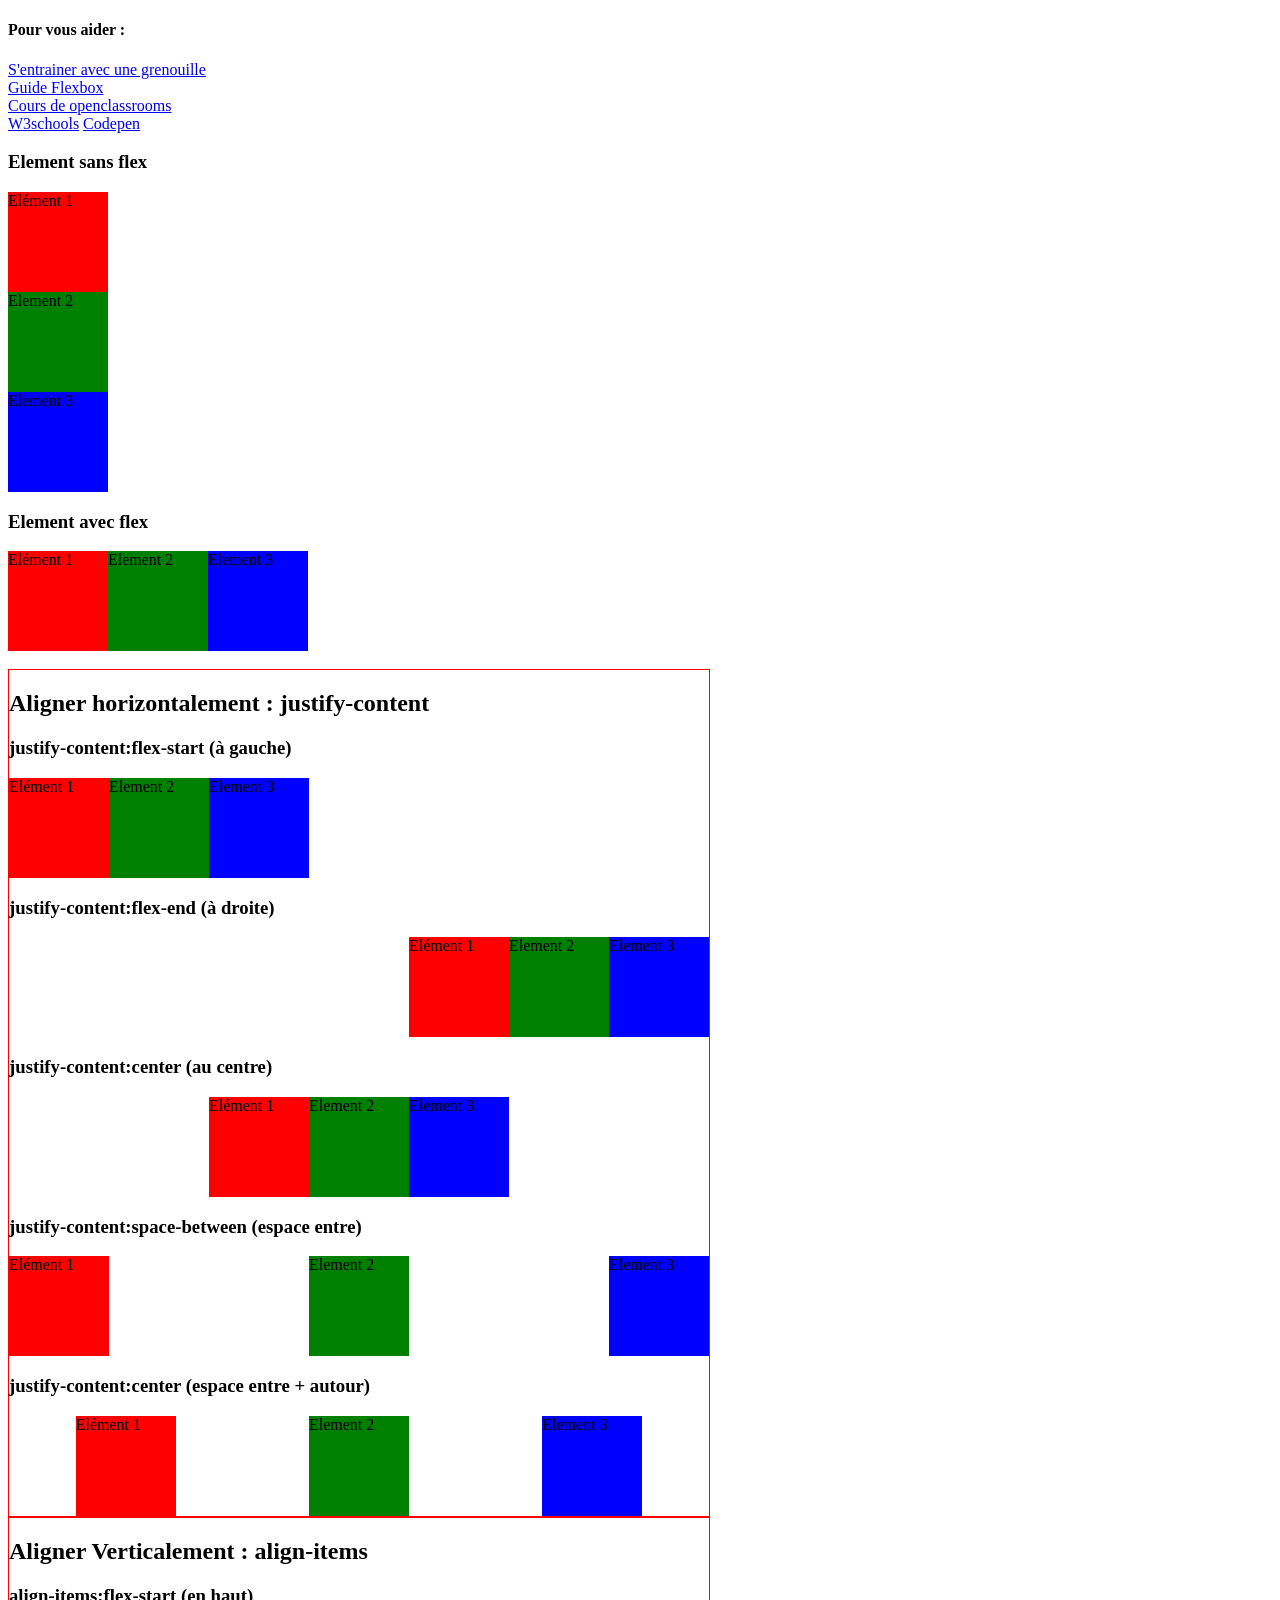
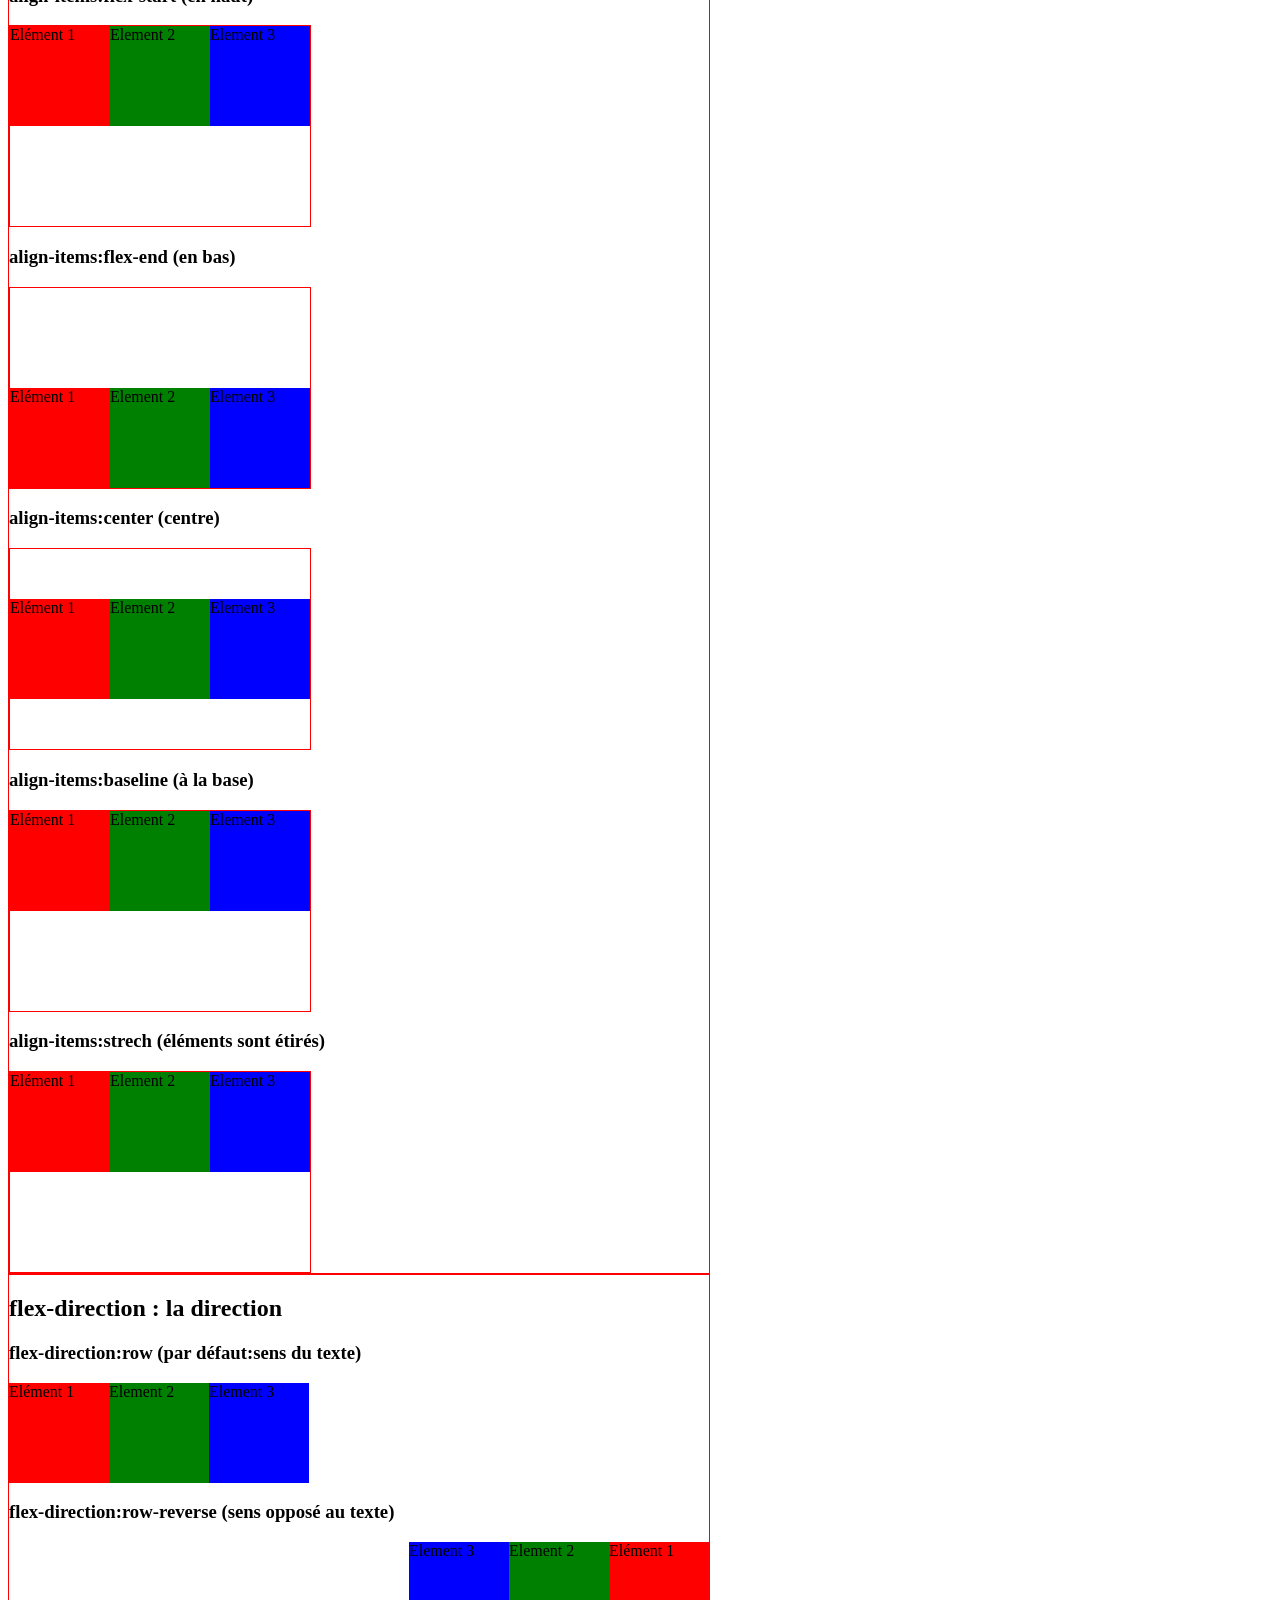
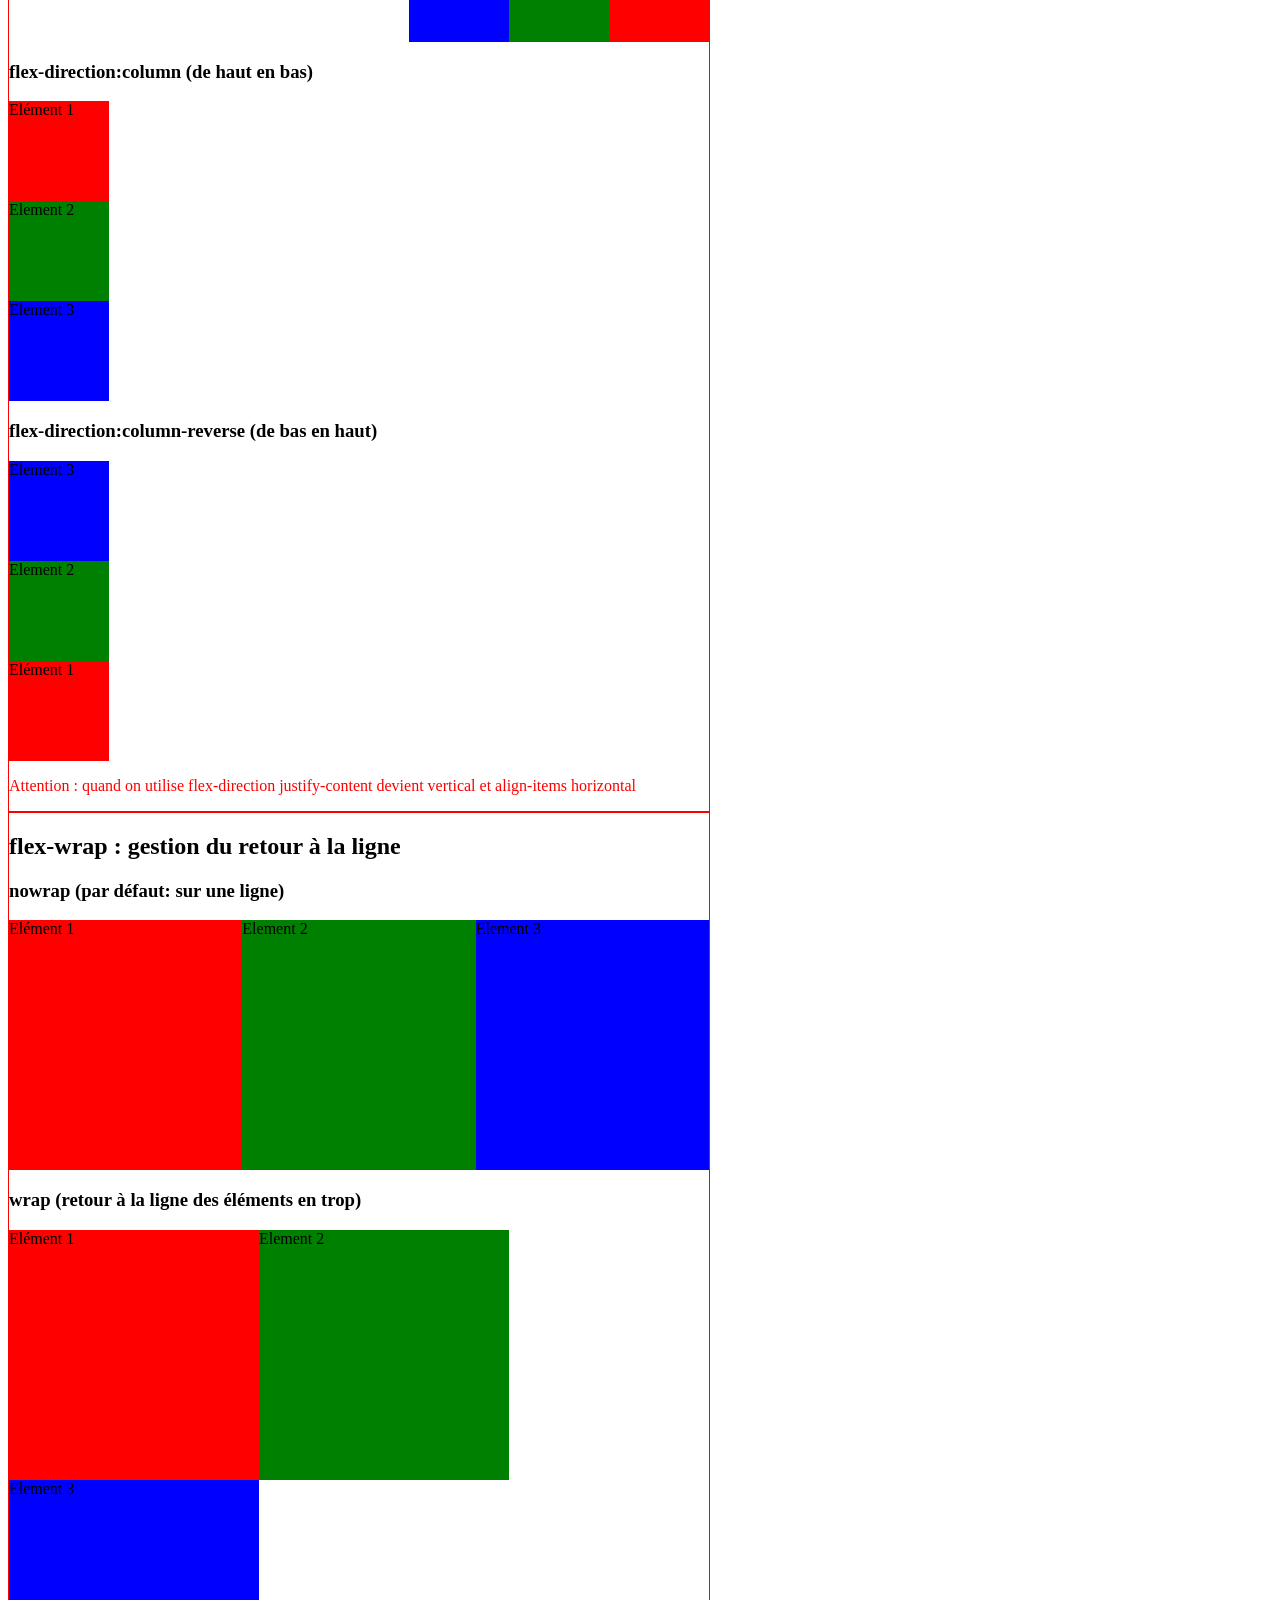
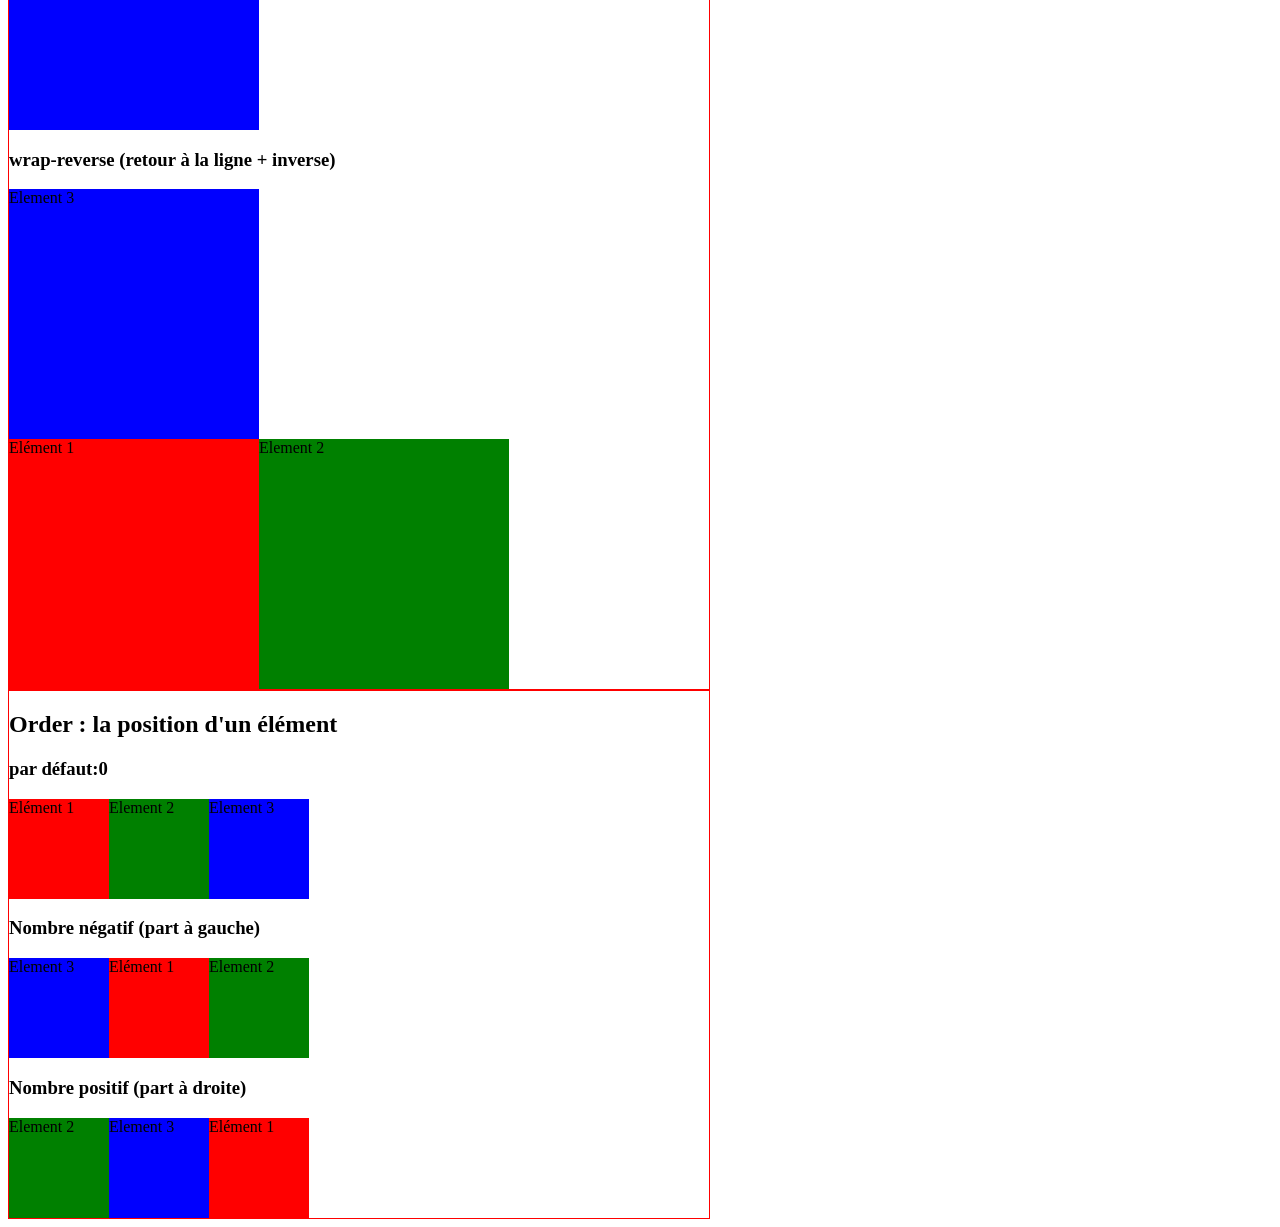
<file: flexbox/index.html>
<!DOCTYPE html>
<html lang="en">
<head>
  <meta charset="UTF-8">
  <meta name="viewport" content="width=device-width, initial-scale=1.0">
  <meta http-equiv="X-UA-Compatible" content="ie=edge">
  <title>Mise en page avec Flexbox</title>
  <link rel="stylesheet" href="style.css">
</head>
<body>

<h4>Pour vous aider :</h4>
<a href="http://flexboxfroggy.com/">S'entrainer avec une grenouille</a><br/>
<a href="https://css-tricks.com/snippets/css/a-guide-to-flexbox/">Guide Flexbox</a><br/>
<a href="https://openclassrooms.com/courses/apprenez-a-creer-votre-site-web-avec-html5-et-css3/la-mise-en-page-avec-flexbox">Cours de openclassrooms</a><br/>
<a href="https://www.w3schools.com/css/css3_flexbox.asp">W3schools</a>
<a href="https://codepen.io/enxaneta/pen/adLPwv?q=flexbox&limit=all&type=type-pens">Codepen</a>

<section id="intro">
  <h3>Element sans flex</h3>
  <div>
    <div class="element rouge">Elément 1</div>
    <div class="element vert">Element 2</div>
    <div class="element bleu">Element 3</div>
  </div>

  <h3>Element avec flex</h3>
  <div id="container">
    <div class="element rouge">Elément 1</div>
    <div class="element vert">Element 2</div>
    <div class="element bleu">Element 3</div>
  </div>
</section>
<br/>

  <!-- ------------------------------------------------- -->
  <section class="section">
    <h2>Aligner horizontalement : justify-content</h2>

    <h3>justify-content:flex-start (à gauche)</h3>
    <div id="justifyContentflexStart">
      <div class="element rouge">Elément 1</div>
      <div class="element vert">Element 2</div>
      <div class="element bleu">Element 3</div>
    </div>

    <h3>justify-content:flex-end (à droite)</h3>
    <div id="justifyContentFlexEnd">
      <div class="element rouge">Elément 1</div>
      <div class="element vert">Element 2</div>
      <div class="element bleu">Element 3</div>
    </div>

    <h3>justify-content:center (au centre)</h3>
    <div id="justifyContentflexCenter">
      <div class="element rouge">Elément 1</div>
      <div class="element vert">Element 2</div>
      <div class="element bleu">Element 3</div>
    </div>


    <h3>justify-content:space-between (espace entre)</h3>
    <div id="justifyContentSpaceBetween">
      <div class="element rouge">Elément 1</div>
      <div class="element vert">Element 2</div>
      <div class="element bleu">Element 3</div>
    </div>

    <h3>justify-content:center (espace entre + autour)</h3>
    <div id="justifyContentSpaceAround">
      <div class="element rouge">Elément 1</div>
      <div class="element vert">Element 2</div>
      <div class="element bleu">Element 3</div>
    </div>
  </section>



  <!-- Align items------------------------------------------------------------>
  <section class="section">
    <h2>Aligner Verticalement : align-items</h2>

    <h3>align-items:flex-start (en haut)</h3>
    <div id="alignItemsflexStart">
      <div class="element rouge">Elément 1</div>
      <div class="element vert">Element 2</div>
      <div class="element bleu">Element 3</div>
    </div>

    <h3>align-items:flex-end (en bas)</h3>
    <div id="alignItemsFlexEnd">
      <div class="element rouge">Elément 1</div>
      <div class="element vert">Element 2</div>
      <div class="element bleu">Element 3</div>
    </div>

    <h3>align-items:center (centre)</h3>
    <div id="alignItemsflexCenter">
      <div class="element rouge">Elément 1</div>
      <div class="element vert">Element 2</div>
      <div class="element bleu">Element 3</div>
    </div>


    <h3>align-items:baseline (à la base)</h3>
    <div id="alignItemsBaseline">
      <div class="element rouge">Elément 1</div>
      <div class="element vert">Element 2</div>
      <div class="element bleu">Element 3</div>
    </div>

    <h3>align-items:strech (éléments sont étirés)</h3>
    <div id="alignItemsStretch">
      <div class="element rouge">Elément 1</div>
      <div class="element vert">Element 2</div>
      <div class="element bleu">Element 3</div>
    </div>
  </section>

<!-- Flex-direction ..................................................-->

  <section class="section">
    <h2>flex-direction : la direction</h2>

    <h3>flex-direction:row (par défaut:sens du texte)</h3>
    <div id="flexDirectionRow">
      <div class="element rouge">Elément 1</div>
      <div class="element vert">Element 2</div>
      <div class="element bleu">Element 3</div>
    </div>

    <h3>flex-direction:row-reverse (sens opposé au texte)</h3>
    <div id="flexDirectionRowReverse">
      <div class="element rouge">Elément 1</div>
      <div class="element vert">Element 2</div>
      <div class="element bleu">Element 3</div>
    </div>

    <h3>flex-direction:column (de haut en bas)</h3>
    <div id="flexDirectionColumn">
      <div class="element rouge">Elément 1</div>
      <div class="element vert">Element 2</div>
      <div class="element bleu">Element 3</div>
    </div>


    <h3>flex-direction:column-reverse (de bas en haut)</h3>
    <div id="flexDirectionColumnReverse">
      <div class="element rouge">Elément 1</div>
      <div class="element vert">Element 2</div>
      <div class="element bleu">Element 3</div>
    </div>

    <p id="rouge">Attention : quand on utilise flex-direction justify-content devient vertical et align-items horizontal</p>

  </section>

<!-- flex-wrap ............................................................-->
<section class="section">
  <h2>flex-wrap : gestion du retour à la ligne</h2>

  <h3>nowrap (par défaut: sur une ligne)</h3>
  <div id="flexWrapNoWrap">
    <div class="elementWrap rouge">Elément 1</div>
    <div class="elementWrap vert">Element 2</div>
    <div class="elementWrap bleu">Element 3</div>
  </div>

  <h3>wrap (retour à la ligne des éléments en trop)</h3>
  <div id="flexWrapWrap">
    <div class="elementWrap rouge">Elément 1</div>
    <div class="elementWrap vert">Element 2</div>
    <div class="elementWrap bleu">Element 3</div>
  </div>

  <h3>wrap-reverse (retour à la ligne + inverse)</h3>
  <div id="flexWrapWrapReverse">
    <div class="elementWrap rouge">Elément 1</div>
    <div class="elementWrap vert">Element 2</div>
    <div class="elementWrap bleu">Element 3</div>
  </div>

</section>



<!-- Order .............................................................-->

<section class="section">
  <h2>Order : la position d'un élément</h2>

  <h3>par défaut:0</h3>
  <div class="order">
    <div class="element rouge">Elément 1</div>
    <div class="element vert">Element 2</div>
    <div class="element bleu">Element 3</div>
  </div>

  <h3>Nombre négatif (part à gauche)</h3>
  <div class="order">
    <div class="element rouge">Elément 1</div>
    <div class="element vert">Element 2</div>
    <div class="element bleu" id="orderNegatif">Element 3</div>
  </div>

  <h3>Nombre positif (part à droite)</h3>
  <div class="order">
    <div class="element rouge" id="orderPositif">Elément 1</div>
    <div class="element vert">Element 2</div>
    <div class="element bleu">Element 3</div>
  </div>

</section>



</body>
</html>
</file>
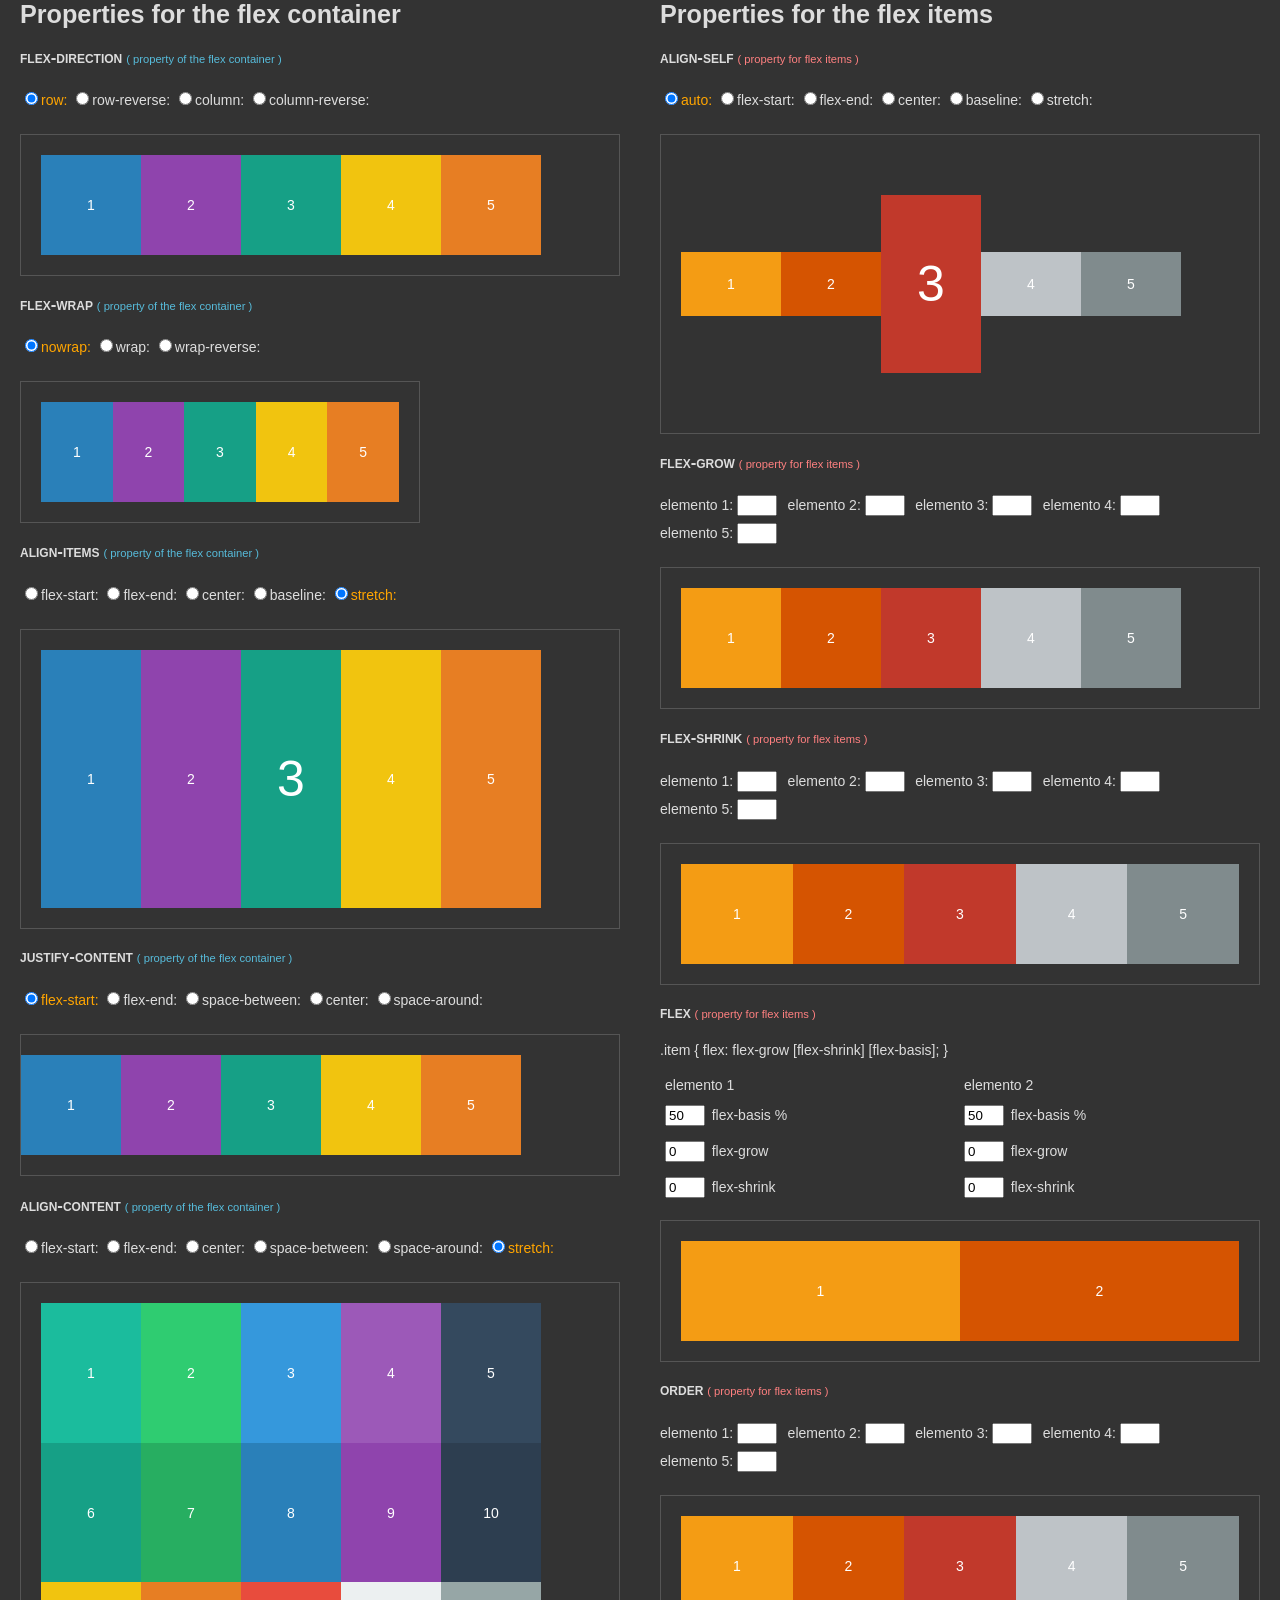
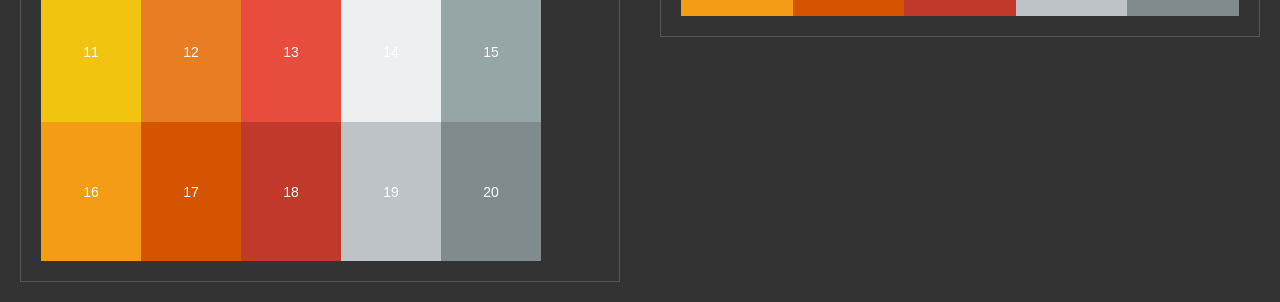
<file: flexbox/flexbox-playground/index.html>
<!DOCTYPE html>
<html >
<head>
  <meta charset="UTF-8">
  <title>Flexbox playground</title>
  
  
  
      <link rel="stylesheet" href="css/style.css">

  
</head>

<body>
  <div class="principal">
<h2>Properties for the flex container</h2>
<div class="control">
<h4><a href="http://w3.unpocodetodo.info/css3/flex-direction.php">flex-direction</a> <small>( property of the flex container  )</small></h4><!--flex-direction: row | row-reverse | column | column-reverse;-->
<div class="radio">
<input name="flex-direction" type="radio"  class="flex-direction" id="R11" value="row" checked><label for="R11">row:</label>
<input name="flex-direction"  type="radio" class="flex-direction" id="R12" value="row-reverse"><label for="R12">row-reverse:</label>
<input name="flex-direction"  type="radio" class="flex-direction" id="R13" value="column"><label for="R13">column:</label>
<input name="flex-direction"  type="radio" class="flex-direction" id="R14" value="column-reverse"><label for="R14">column-reverse:</label>
</div></div>
<div class="flex-container" id="direction">
<div class="item" data-color="2a80b9"><p>1</p></div>
<div class="item" data-color="8f44ad"><p>2</p></div>
<div class="item" data-color="16a086"><p>3</p></div>
<div class="item" data-color="f1c40f"><p>4</p></div>
<div class="item" data-color="e77e23"><p>5</p></div>
</div>

<div class="control">
<h4><a href="http://w3.unpocodetodo.info/css3/flex-wrap.php">flex-wrap</a> <small>( property of the flex container  )</small></h4><!--nowrap | wrap | wrap-reverse;-->
<div class="radio">
<input name="flex-wrap" type="radio"  class="flex-wrap" id="R21" value="nowrap" checked><label for="R21">nowrap:</label>
<input name="flex-wrap" type="radio"  class="flex-wrap" id="R22" value="wrap"><label for="R22">wrap:</label>
<input name="flex-wrap" type="radio"  class="flex-wrap" id="R23" value="wrap-reverse"><label for="R23">wrap-reverse:</label>
</div></div>
<div class="flex-container" id="wrap">
<div class="item" data-color="2a80b9"><p>1</p></div>
<div class="item" data-color="8f44ad"><p>2</p></div>
<div class="item" data-color="16a086"><p>3</p></div>
<div class="item" data-color="f1c40f"><p>4</p></div>
<div class="item" data-color="e77e23"><p>5</p></div>
</div>

<div class="control">
<h4><a href="http://w3.unpocodetodo.info/css3/flex-align-items.php">align-items</a> <small>( property of the flex container  )</small></h4><!-- flex-start | flex-end | center | baseline | stretch;-->
<div class="radio">
<input name="flex-align-items" type="radio"  class="flex-align-items" id="R31" value="align-items-start" ><label for="R31">flex-start:</label>
<input name="flex-align-items" type="radio"  class="flex-align-items" id="R32" value="align-items-end"><label for="R32">flex-end:</label>
<input name="flex-align-items" type="radio"  class="flex-align-items" id="R33" value="align-items-center"><label for="R33">center:</label>
<input name="flex-align-items" type="radio"  class="flex-align-items" id="R34" value="align-items-baseline"><label for="R34">baseline:</label>
<input name="flex-align-items" type="radio"  class="flex-align-items" id="R35" value="align-items-stretch" checked><label for="R35">stretch:</label>
</div></div>
<div class="flex-container" id="align">
<div class="item" data-color="2a80b9"><p>1</p></div>
<div class="item" data-color="8f44ad"><p>2</p></div>
<div class="item" data-color="16a086"><p style="font-size:50px;">3</p></div>
<div class="item" data-color="f1c40f"><p>4</p></div>
<div class="item" data-color="e77e23"><p>5</p></div>
</div>


<div class="control">
<h4><a href="http://w3.unpocodetodo.info/css3/flex-justify-content.php">justify-content</a> <small>( property of the flex container )</small></h4> <!--justify-content: flex-start | flex-end | center | space-between | space-around; -->
<div class="radio">
<input name="justify-content" type="radio"  class="justify-content" id="R41" value="justify-start" checked ><label for="R41">flex-start:</label>
<input name="justify-content" type="radio"  class="justify-content" id="R42" value="justify-end" ><label for="R42">flex-end:</label>
<input name="justify-content" type="radio"  class="justify-content" id="R43" value="justify-space-between" ><label for="R43">space-between:</label>
<input name="justify-content" type="radio"  class="justify-content" id="R44" value="justify-center" ><label for="R44">center:</label>
<input name="justify-content" type="radio"  class="justify-content" id="R45" value="justify-space-around" ><label for="R45">space-around:</label>
</div></div>
<div class="flex-container" id="justify">
<div class="item" data-color="2a80b9"><p>1</p></div>
<div class="item" data-color="8f44ad"><p>2</p></div>
<div class="item" data-color="16a086"><p>3</p></div>
<div class="item" data-color="f1c40f"><p>4</p></div>
<div class="item" data-color="e77e23"><p>5</p></div>

</div>

<!--<p>En <strong>Google Chrome</strong> y <strong>Opera</strong>: problemas al cambiar dinamicamente entre <code>justify-content:space-between</code> y <code>justify-content:space-around</code> </p>-->


<div class="control">
<h4><a href="http://w3.unpocodetodo.info/css3/flex-align-content.php">align-content</a> <small>( property of the flex container  )</small></h4> <!--justify-content: flex-start | flex-end | center | space-between | space-around; -->
<div class="radio">
<input name="align-content" type="radio"  class="align-content" id="R51" value="align-content-start" ><label for="R51">flex-start:</label>
<input name="align-content" type="radio"  class="align-content" id="R52" value="align-content-end" ><label for="R52">flex-end:</label>
<input name="align-content" type="radio"  class="align-content" id="R53" value="align-content-center" ><label for="R53">center:</label>
<input name="align-content" type="radio"  class="align-content" id="R54" value="align-content-space-between" ><label for="R54">space-between:</label>
<input name="align-content" type="radio"  class="align-content" id="R55" value="align-content-space-around" ><label for="R55">space-around:</label>
<input name="align-content" type="radio"  class="align-content" id="R56" value="align-content-stretch"  checked><label for="R56">stretch:</label>
</div></div>
<div class="flex-container" id="alignContent">

<div class="item" data-color="1bbc9d"><p>1</p></div>
<div class="item" data-color="2fcc71"><p>2</p></div>
<div class="item" data-color="3598dc"><p>3</p></div>
<div class="item" data-color="9c59b8"><p>4</p></div>
<div class="item" data-color="34495e"><p>5</p></div>
<div class="item" data-color="16a086"><p>6</p></div>
<div class="item" data-color="27ae61"><p>7</p></div>
<div class="item" data-color="2a80b9"><p>8</p></div>
<div class="item" data-color="8f44ad"><p>9</p></div>
<div class="item" data-color="2d3e50"><p>10</p></div>
<div class="item" data-color="f1c40f"><p>11</p></div>
<div class="item" data-color="e77e23"><p>12</p></div>
<div class="item" data-color="e84c3d"><p>13</p></div>
<div class="item" data-color="ecf0f1"><p>14</p></div>
<div class="item" data-color="96a6a6"><p>15</p></div>
<div class="item" data-color="f49c14"><p>16</p></div>
<div class="item" data-color="d55401"><p>17</p></div>
<div class="item" data-color="c1392b"><p>18</p></div>
<div class="item" data-color="bec3c7"><p>19</p></div>
<div class="item" data-color="808b8d"><p>20</p></div>

</div>



</div>

<!-- propiedades de los items -->

<div class="principal">
<h2>Properties for the flex items </h2>
<div class="control">
<h4><a href="http://w3.unpocodetodo.info/css3/flex-align-self.php">align-self</a> <small>( property for flex items  )</small></h4> <!--auto | flex-start | flex-end | center | baseline | stretch -->
<div class="radio">
<input name="align-self" type="radio"  class="align-self" id="R61" value="align-self-auto"  checked ><label for="R61">auto:</label>
<input name="align-self" type="radio"  class="align-self" id="R62" value="align-self-start" ><label for="R62">flex-start:</label>
<input name="align-self" type="radio"  class="align-self" id="R63" value="align-self-end" ><label for="R63">flex-end:</label>
<input name="align-self" type="radio"  class="align-self" id="R64" value="align-self-center" ><label for="R64">center:</label>
<input name="align-self" type="radio"  class="align-self" id="R65" value="align-self-baseline" ><label for="R65">baseline:</label>
<input name="align-self" type="radio"  class="align-self" id="R66" value="align-self-stretch"><label for="R66">stretch:</label>
</div>

</div>
<div class="flex-container align-items-center" id="FCI1">

<div class="item" data-color="f49c14"><p>1</p></div>
<div class="item" data-color="d55401"><p>2</p></div>
<div class="item" data-color="c1392b"  id="alignSelf"><p style="font-size:50px;">3</p></div>
<div class="item" data-color="bec3c7"><p>4</p></div>
<div class="item" data-color="808b8d"><p>5</p></div>

</div>

<div class="control">
<h4><a href="http://w3.unpocodetodo.info/css3/flex-abreviado.php#flexGrow">flex-grow</a> <small>( property for flex items )</small></h4> <!--auto | flex-start | flex-end | center | baseline | stretch -->
<div class="radio">
<span class="nbsp"><label for="R71">elemento 1: </label><input type="number"  class="flex-grow" id="R71" min="0" ></span>
<span class="nbsp"><label for="R72">elemento 2: </label><input type="number"  class="flex-grow" id="R72" min="0" ></span>
<span class="nbsp"><label for="R73">elemento 3: </label><input type="number"  class="flex-grow" id="R73" min="0" ></span>
<span class="nbsp"><label for="R74">elemento 4: </label><input type="number"  class="flex-grow" id="R74" min="0" ></span>
<span class="nbsp"><label for="R75">elemento 5: </label><input type="number"  class="flex-grow" id="R75" min="0" ></span>
</div>

</div>
<div class="flex-container align-items-center" id="FCI2">

<div class="item" id="itemR71" data-color="f49c14"><p>1</p></div>
<div class="item" id="itemR72" data-color="d55401"><p>2</p></div>
<div class="item" id="itemR73" data-color="c1392b"><p>3</p></div>
<div class="item" id="itemR74" data-color="bec3c7"><p>4</p></div>
<div class="item" id="itemR75" data-color="808b8d"><p>5</p></div>

</div>



<div class="control">
<h4><a href="http://w3.unpocodetodo.info/css3/flex-abreviado.php#flexShrink">flex-shrink</a> <small>( property for flex items )</small></h4> <!--auto | flex-start | flex-end | center | baseline | stretch -->
<div class="radio">
<span class="nbsp"><label for="R81">elemento 1: </label><input type="number"  class="flex-shrink" id="R81" min="0" ></span>
<span class="nbsp"><label for="R82">elemento 2: </label><input type="number"  class="flex-shrink" id="R82" min="0" ></span>
<span class="nbsp"><label for="R83">elemento 3: </label><input type="number"  class="flex-shrink" id="R83" min="0" ></span>
<span class="nbsp"><label for="R84">elemento 4: </label><input type="number"  class="flex-shrink" id="R84" min="0" ></span>
<span class="nbsp"><label for="R85">elemento 5: </label><input type="number"  class="flex-shrink" id="R85" min="0" ></span>
</div>

</div>
<div class="flex-container align-items-center" id="FCI3">

<div class="item" id="itemR81" data-color="f49c14"><p>1</p></div>
<div class="item" id="itemR82" data-color="d55401"><p>2</p></div>
<div class="item" id="itemR83" data-color="c1392b"><p>3</p></div>
<div class="item" id="itemR84" data-color="bec3c7"><p>4</p></div>
<div class="item" id="itemR85" data-color="808b8d"><p>5</p></div>

</div>


<div class="control">
<h4><a href="http://w3.unpocodetodo.info/css3/flex-abreviado.php">flex</a> <small>( property for flex items )</small></h4> <!--auto | flex-start | flex-end | center | baseline | stretch -->
<p>.item { flex: flex-grow [flex-shrink] [flex-basis]; } </p>
<table id="flexBasis">
<tr><td>elemento 1</td><td>elemento 2</td></tr>
<tr><td><input type="number" class="flex-basis" id="B1" min="0" value="50" ><label for="B1">flex-basis %</label></td><td><input type="number" class="flex-basis" id="B2" min="0" value="50" ><label for="B2">flex-basis %</label></td></tr>
<tr><td><input type="number" class="flex-basis-grow" id="G1" min="0" value="0" ><label for="G1">flex-grow</label></td><td><input type="number" class="flex-basis-grow" id="G2" min="0" value="0" ><label for="G2">flex-grow</label></td></tr>
<tr><td><input type="number" class="flex-basis-shrink" id="S1" min="0" value="0" ><label for="S1">flex-shrink</label></td><td><input type="number" class="flex-basis-shrink" id="S2" min="0" value="0" ><label for="S2">flex-shrink</label></td></tr>
</table>
</div>


<div class="flex-container align-items-center" id="FCI4">

<div class="item" id="item1" data-color="f49c14"><p>1</p></div>
<div class="item" id="item2" data-color="d55401"><p>2</p></div>

</div>


<div class="control">
<h4><a href="http://w3.unpocodetodo.info/css3/flex-order.php">order</a> <small>( property for flex items )</small></h4> <!--auto | flex-start | flex-end | center | baseline | stretch -->
<div class="radio">
<span class="nbsp"><label for="R91">elemento 1: </label><input type="number"  class="flex-order" id="R91" min="0" ></span>
<span class="nbsp"><label for="R92">elemento 2: </label><input type="number"  class="flex-order" id="R92" min="0" ></span>
<span class="nbsp"><label for="R93">elemento 3: </label><input type="number"  class="flex-order" id="R93" min="0" ></span>
<span class="nbsp"><label for="R94">elemento 4: </label><input type="number"  class="flex-order" id="R94" min="0" ></span>
<span class="nbsp"><label for="R95">elemento 5: </label><input type="number"  class="flex-order" id="R95" min="0" ></span>
</div>

</div>
<div class="flex-container align-items-center" id="FCI5">


<div class="item" id="orderR91" data-color="f49c14"><p>1</p></div>
<div class="item" id="orderR92" data-color="d55401"><p>2</p></div>
<div class="item" id="orderR93" data-color="c1392b"><p>3</p></div>
<div class="item" id="orderR94" data-color="bec3c7"><p>4</p></div>
<div class="item" id="orderR95" data-color="808b8d"><p>5</p></div>

</div>


</div>
  
    <script  src="js/index.js"></script>

</body>
</html>
</file>
<file: flexbox/style.css>
.section{
  width:700px;
  height:auto;
  border: 1px solid red;
  display:inline-block;
  vertical-align: top;
}
.element{
  width:100px;
  height:100px;
}
.elementWrap{
  width:250px;
  height:250px;
}
.rouge{
  background-color:red;
}
.vert{
  background-color: green;
}
.bleu{
  background-color: blue;
}
#rouge{
  color:red;
}

#container{
  display:flex;
}
/* Justify-content (horizontal).......................................*/
.section2{
  .section{
    width:auto;
    height:auto;
    border: 1px solid red;
    margin:0 auto;
  }
}

#justifyContentflexStart{
  display:flex;
  justify-content:flex-start;
}
#justifyContentFlexEnd{
  display:flex;
  justify-content:flex-end;
}
#justifyContentflexCenter{
  display:flex;
  justify-content:center;
}
#justifyContentSpaceBetween{
  display:flex;
  justify-content:space-between;
}
#justifyContentSpaceAround{
  display:flex;
  justify-content:space-around;
}

/* Align-items (vertical)................................................. */
#alignItemsflexStart{
  display:flex;
  align-items: flex-start;
  width:300px;
  height:200px;
  border: 1px solid red;
}
#alignItemsFlexEnd{
  display:flex;
  align-items:flex-end;
  width:300px;
  height:200px;
  border: 1px solid red;
}
#alignItemsflexCenter{
  display:flex;
  align-items:center;
  width:300px;
  height:200px;
  border: 1px solid red;
}
#alignItemsBaseline{
  display:flex;
  align-items:baseline;
  width:300px;
  height:200px;
  border: 1px solid red;
}
#alignItemsStretch{
  display:flex;
  align-items:stretch;
  width:300px;
  height:200px;
  border: 1px solid red;
}


/* Flex-direction---------------------------------------------------- */
#flexDirectionRow{
  display:flex;
  flex-direction:row;
}
#flexDirectionRowReverse{
  display:flex;
  flex-direction:row-reverse;
}
#flexDirectionColumn{
  display:flex;
  flex-direction:column;
}
#flexDirectionColumnReverse{
  display:flex;
  flex-direction:column-reverse;
}

/* flex-wrap (Retour à la ligne)*/
#flexWrapNoWrap{
  display:flex;
  flex-wrap: nowrap;
}
#flexWrapWrap{
  display:flex;
  flex-wrap: wrap;
}
#flexWrapWrapReverse{
  display:flex;
  flex-wrap: wrap-reverse;
}
/*  Order.........................................................*/
.order{
  display:flex;
}
#orderNegatif{
  order:-1;
}
#orderPositif{
  order:+1;
}
</file>
<file: flexbox/flexbox-playground/css/style.css>
/*flex-direction: row | row-reverse | column | column-reverse;*/

.flex-container.row {
  -webkit-flex-direction: row;
  -ms-flex-direction: row;
  flex-direction: row;
}

.flex-container.row-reverse {
  -webkit-flex-direction: row-reverse;
  -ms-flex-direction: row-reverse;
  flex-direction: row-reverse;
}

.flex-container.column {
  -webkit-flex-direction: column;
  -ms-flex-direction: column;
  flex-direction: column;
}

.flex-container.column-reverse {
  -webkit-flex-direction: column;
  -ms-flex-direction: column;
  flex-direction: column-reverse;
}


/*flex-wrap: nowrap | wrap | wrap-reverse;*/

.flex-container.nowrap {
  -webkit-flex-wrap: nowrap;
  -ms-flex-wrap: nowrap;
  flex-wrap: nowrap;
}

.flex-container.wrap {
  -webkit-flex-wrap: wrap;
  -ms-flex-wrap: wrap;
  flex-wrap: wrap;
}

.flex-container.wrap-reverse {
  -webkit-flex-wrap: wrap-reverse;
  -ms-flex-wrap: wrap-reverse;
  flex-wrap: wrap-reverse;
}


/*align-items: flex-start | flex-end | center | baseline | stretch;*/

.flex-container.align-items-start {
  -webkit-align-items: flex-start;
  -ms-flex-align: start;
  align-items: flex-start;
}

.flex-container.align-items-end {
  -webkit-align-items: flex-end;
  -ms-flex-align: end;
  align-items: flex-end;
}

.flex-container.align-items-center {
  -webkit-align-items: center;
  -ms-flex-align: center;
  align-items: center;
}

.flex-container.align-items-baseline {
  webkit-align-items: baseline;
  -ms-flex-align: baseline;
  align-items: baseline;
}

.flex-container.align-items-stretch {
  webkit-align-items: stretch;
  -ms-flex-align: stretch;
  align-items: stretch;
}


/*justify-content: flex-start | flex-end | center | space-between | space-around;*/

.flex-container.justify-start {
  -webkit-justify-content: flex-start;
  -ms-flex-pack: start;
  justify-content: flex-start;
}

.flex-container.justify-end {
  -webkit-justify-content: flex-end;
  -ms-flex-pack: end;
  justify-content: flex-end;
}

.flex-container.justify-center {
  -webkit-justify-content: center;
  -ms-flex-pack: center;
  justify-content: center;
}

.flex-container.justify-space-between {
  -webkit-justify-content: space-between;
  -ms-flex-pack: justify;
  justify-content: space-between;
}

.flex-container.justify-space-around {
  -webkit-justify-content: space-around;
  -ms-flex-pack: justify;
  justify-content: space-around;
}


/*align-content: flex-start | flex-end | center | space-between | space-around | stretch;*/

.flex-container.align-content-start {
  -webkit-align-content: flex-start;
  -ms-flex-line-pack: start;
  align-content: flex-start;
}

.flex-container.align-content-end {
  -webkit-align-content: flex-end;
  -ms-flex-line-pack: end;
  align-content: flex-end;
}

.flex-container.align-content-center {
  -webkit-align-content: center;
  -ms-flex-line-pack: center;
  align-content: center;
}

.flex-container.align-content-space-between {
  -webkit-align-content: space-between;
  -ms-flex-line-pack: justify;
  align-content: space-between;
}

.flex-container.align-content-space-around {
  -webkit-align-content: space-around;
  -ms-flex-line-pack: justify;
  /*distribute;*/
  align-content: space-around;
}

.flex-container.align-content-stretch {
  -webkit-align-content: stretch;
  -ms-flex-line-pack: stretch;
  align-content: stretch;
}


/*align-self: auto | flex-start | flex-end | center | baseline | stretch;*/

.item.align-self-auto {
  -webkit-align-self: auto;
  -ms-flex-item-align: auto;
  align-self: auto;
}

.item.align-self-start {
  -webkit-align-self: flex-start;
  -ms-flex-item-align: start;
  align-self: flex-start;
}

.item.align-self-end {
  -webkit-align-self: flex-end;
  -ms-flex-item-align: end;
  align-self: flex-end;
}

.item.align-self-center {
  -webkit-align-self: center;
  -ms-flex-item-align: center;
  align-self: center;
}

.item.align-self-baseline {
  -webkit-align-self: baseline;
  -ms-flex-item-align: baseline;
  align-self: baseline;
}

.item.align-self-stretch {
  -webkit-align-self: stretch;
  -ms-flex-item-align: stretch;
  align-self: stretch;
}

.item.flex-grow1 {
  flex-grow: 1;
}

.item.flex-grow2 {
  flex-grow: 2;
}

.item.flex-grow3 {
  flex-grow: 3;
}

.item.flex-grow4 {
  flex-grow: 4;
}
html,body{ width:100%; min-height:100%; margin:0; padding:0; color:#ddd; font-size:14px; font-family:Verdana, Geneva, sans-serif;background-color:#333;}
*{
	box-sizing : border-box; 
	-webkit-font-smoothing: antialiased;
	-moz-osx-font-smoothing: grayscale; 
}
.principal{ width:calc(50% - 40px); min-width:525px; margin:0 20px 20px 20px; float:left;}
.radio{ margin-bottom:20px;}
label{ line-height:200%;}
input[type=radio] { color:white; }
input[type=radio]:checked + label { color:orange; }
input[type=number]{ width:40px; margin-right:.5em;}
h1{ font-size:200%;margin:20px;}
h2{ font-size:180%;margin:0px;}
h4 a{ font-variant:small-caps; font-size:120%; color:#ddd; text-decoration:none;}
h4 small{font-variant: normal; font-size:80%; font-weight:normal; color:#57bcdb;}
table{ width:100%; margin-bottom:1em;}
table td{ width:50%; padding:3px;}
.principal:last-of-type h4 small{ color:#ff8080;}
.flex-container {
 border: 1px solid #555;
 display : -webkit-flex;
 display : -ms-flexbox;
 display : flex;
 padding:20px;
 width:100%; 
 }
.item{
	margin:0; 
    display : inherit;
	padding:10px; 
	width:100px; 
	height:100px;
	-webkit-align-items: center;
	-ms-flex-align:center;
	align-items: center;
	}
.item p{width:100%; text-align:center; color:#fff;}
#direction .item{flex-wrap:wrap;}
/*#wrap .item{ height:auto;}*/
#wrap{ width:400px;}
#align .item{height:auto; height:auto;flex-wrap:wrap;}	
#align{ height:300px;}
#justify{ margin:20px 0; padding:20px 0;}
#alignContent{flex-wrap:wrap; height:600px;}
#alignContent .item{ height:auto;} 
#FCI1{ height:300px;}
#FCI1 .item{ height:auto;}
#FCI3 .item{ width:25%;}
#FCI4 .item{ width:50%;}
#FCI5 .item{ width:20%;}
.nbsp{white-space: nowrap;}

@media only screen and (max-width:1100px){.principal{ width:calc(100% - 40px);}}
@media only screen and (max-width:580px) {
.item{ width:50px;height:50px;}
.principal{ width:calc(100% - 40px); min-width:initial;}
.flex-container{width:100%; min-width:initial;}	
#wrap{ width:200px;}
}
</file>
